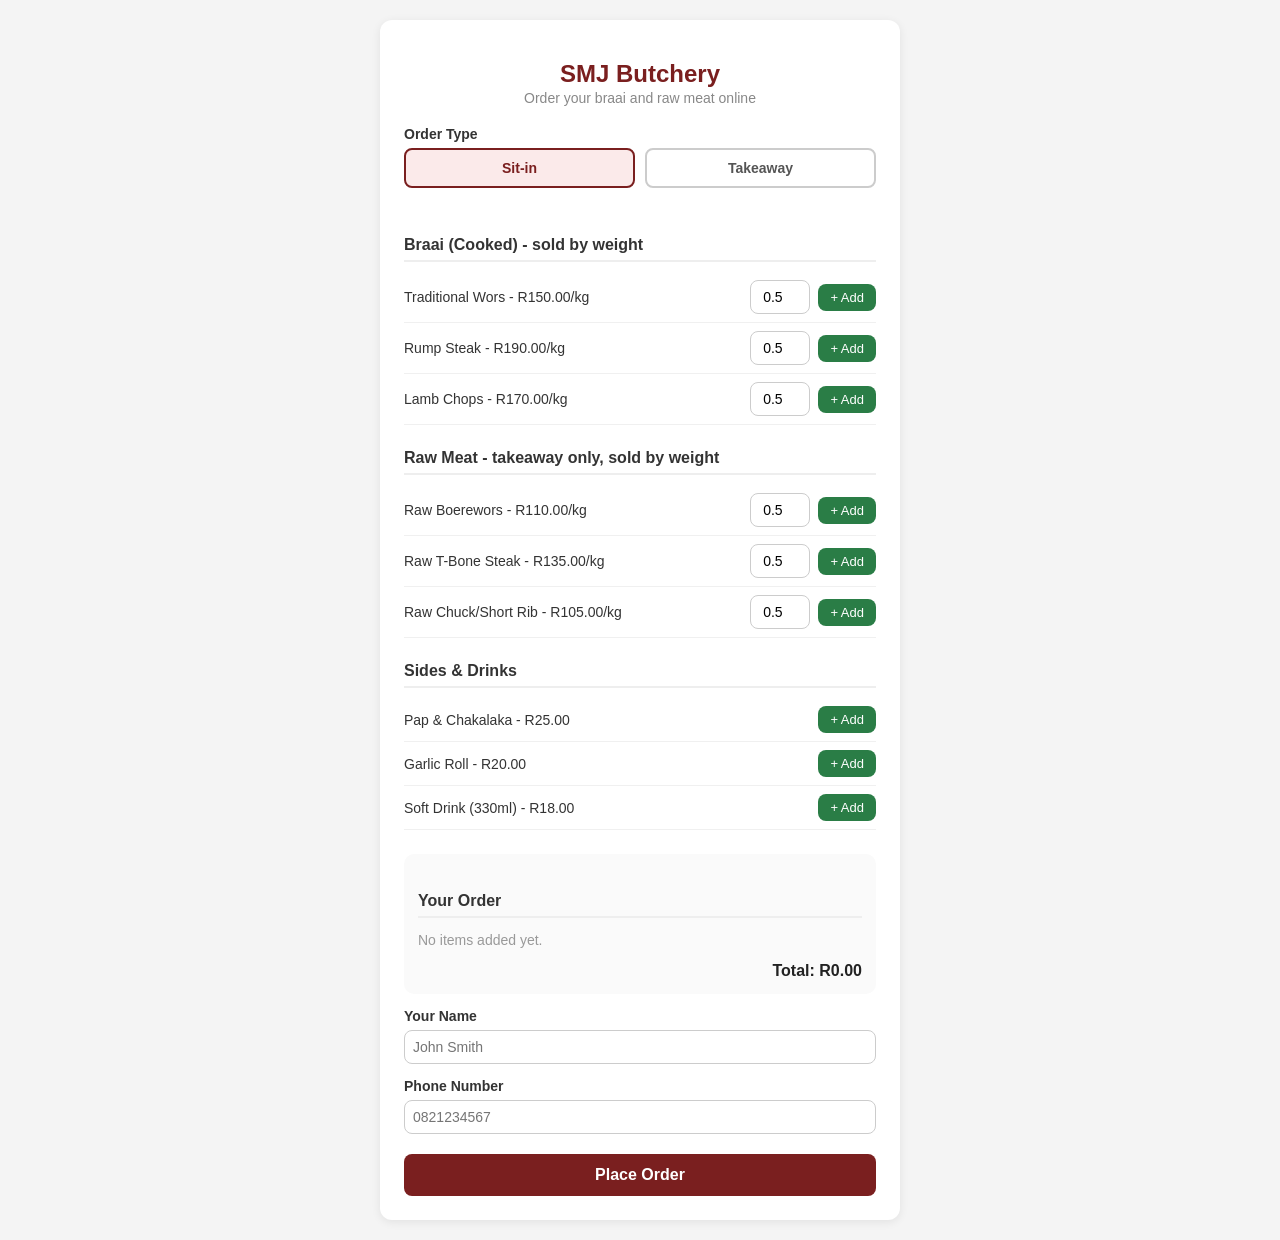
<file: index.html>
<!DOCTYPE html>
<html lang="en">
<head>
  <meta charset="UTF-8">
  <meta name="viewport" content="width=device-width, initial-scale=1.0">
  <title>SMJ Butchery - Order Online</title>
  <link rel="stylesheet" href="style.css">
</head>
<body>

  <div class="container">
    <h1>SMJ Butchery</h1>
    <p class="subtitle">Order your braai and raw meat online</p>

    <div class="order-type-section">
      <label>Order Type</label>
      <div class="order-type-buttons">
        <button type="button" class="orderTypeBtn active" data-type="sit-in">Sit-in</button>
        <button type="button" class="orderTypeBtn" data-type="takeaway">Takeaway</button>
      </div>
      <p id="orderTypeNote" class="order-type-note"></p>
    </div>

    <div class="menu-section">
      <h2>Braai (Cooked) - sold by weight</h2>
      <div id="braaiMenu" class="menu-list"></div>
    </div>

    <div class="menu-section">
      <h2>Raw Meat - takeaway only, sold by weight</h2>
      <div id="rawMenu" class="menu-list"></div>
    </div>

    <div class="menu-section">
      <h2>Sides &amp; Drinks</h2>
      <div id="sideMenu" class="menu-list"></div>
    </div>

    <div class="cart-section">
      <h2>Your Order</h2>
      <div id="cartItems">
        <p class="empty-cart">No items added yet.</p>
      </div>
      <div class="cart-total">Total: R<span id="cartTotal">0.00</span></div>
    </div>

    <form id="orderForm">
      <label for="customerName">Your Name</label>
      <input type="text" id="customerName" placeholder="John Smith" required>

      <label for="phone">Phone Number</label>
      <input type="tel" id="phone" placeholder="0821234567" required>

      <button type="submit" id="submitBtn">Place Order</button>
    </form>

    <div id="responseMessage"></div>
  </div>

  <script src="app.js"></script>
</body>
</html>
</file>
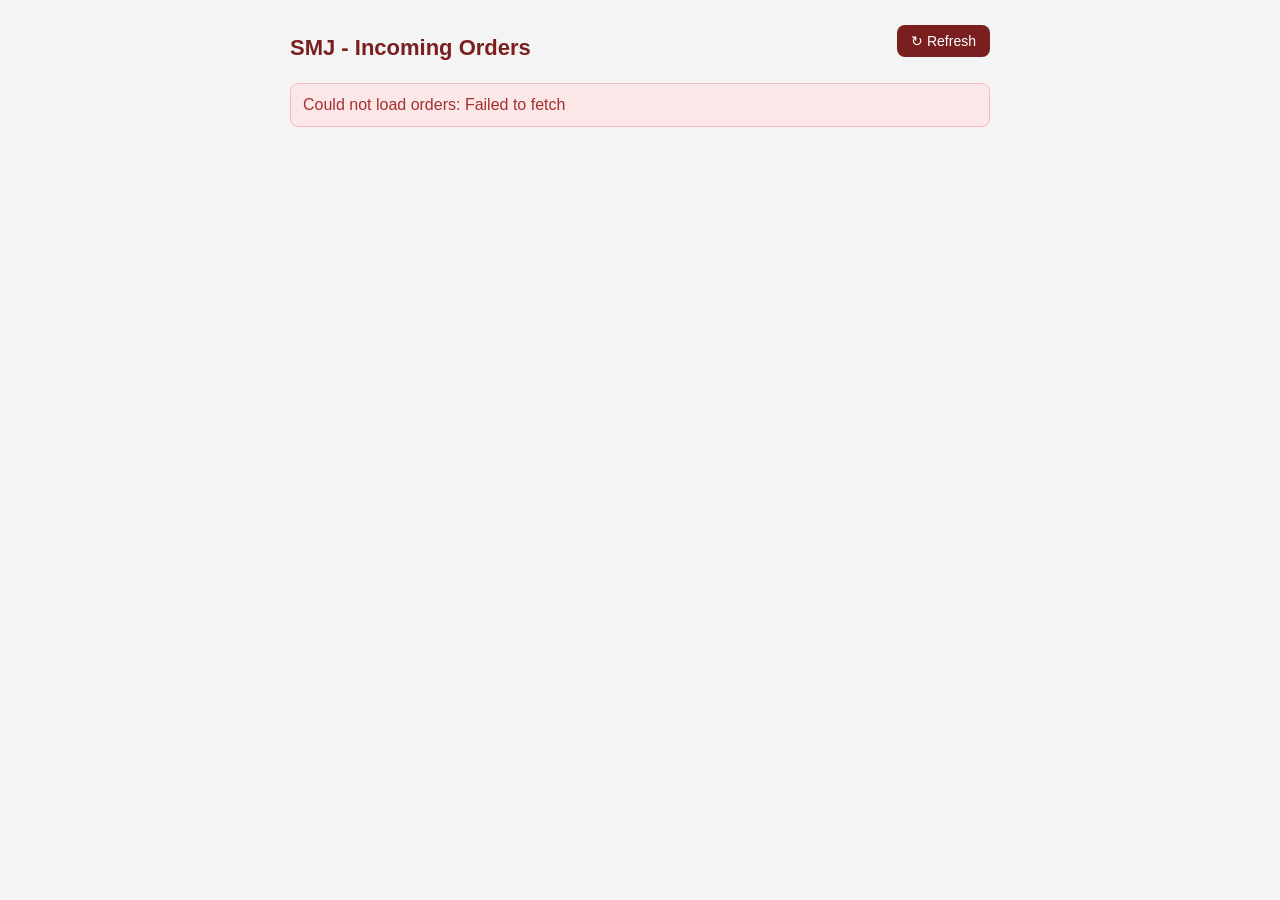
<file: orders.html>
<!DOCTYPE html>
<html lang="en">
<head>
  <meta charset="UTF-8">
  <meta name="viewport" content="width=device-width, initial-scale=1.0">
  <title>SMJ Butchery - Staff Dashboard</title>
  <link rel="stylesheet" href="style.css">
  <link rel="stylesheet" href="orders.css">
</head>
<body>

  <div class="dashboard">
    <div class="dashboard-header">
      <h1>SMJ - Incoming Orders</h1>
      <button id="refreshBtn">↻ Refresh</button>
    </div>

    <div id="loadingMsg">Loading orders...</div>
    <div id="errorMsg" class="error-banner"></div>
    <div id="ordersContainer"></div>
  </div>

  <script src="orders.js"></script>
</body>
</html>
</file>
<file: style.css>
* {
  box-sizing: border-box;
}

body {
  font-family: -apple-system, BlinkMacSystemFont, "Segoe UI", Roboto, Arial, sans-serif;
  background: #f4f4f4;
  margin: 0;
  padding: 20px;
}

.container {
  max-width: 520px;
  margin: 0 auto;
  background: white;
  padding: 24px;
  border-radius: 12px;
  box-shadow: 0 2px 10px rgba(0,0,0,0.08);
}

h1 {
  font-size: 24px;
  margin-bottom: 2px;
  text-align: center;
  color: #7a1f1f;
}

.subtitle {
  text-align: center;
  color: #888;
  margin-top: 0;
  margin-bottom: 20px;
  font-size: 14px;
}

h2 {
  font-size: 16px;
  color: #333;
  margin-top: 24px;
  margin-bottom: 10px;
  border-bottom: 2px solid #eee;
  padding-bottom: 6px;
}

label {
  display: block;
  font-size: 14px;
  font-weight: 600;
  margin-top: 14px;
  margin-bottom: 6px;
  color: #333;
}

input {
  padding: 8px;
  border: 1px solid #ccc;
  border-radius: 8px;
  font-size: 14px;
}

#orderForm input {
  width: 100%;
}

.order-type-buttons {
  display: flex;
  gap: 10px;
}

.orderTypeBtn {
  flex: 1;
  padding: 10px;
  border: 2px solid #ccc;
  background: white;
  border-radius: 8px;
  cursor: pointer;
  font-size: 14px;
  font-weight: 600;
  color: #555;
}

.orderTypeBtn.active {
  border-color: #7a1f1f;
  background: #fbeaea;
  color: #7a1f1f;
}

.orderTypeBtn:disabled {
  opacity: 0.4;
  cursor: not-allowed;
}

.order-type-note {
  font-size: 13px;
  color: #a3651a;
  margin-top: 8px;
  min-height: 16px;
}

.menu-item {
  display: flex;
  align-items: center;
  justify-content: space-between;
  gap: 8px;
  padding: 8px 0;
  border-bottom: 1px solid #f0f0f0;
}

.menu-item-name {
  flex: 1;
  font-size: 14px;
  color: #333;
}

.weightInput {
  width: 60px;
  text-align: center;
}

.addBtn {
  background: #2a7d46;
  color: white;
  border: none;
  padding: 6px 12px;
  border-radius: 8px;
  cursor: pointer;
  font-size: 13px;
  white-space: nowrap;
}

.addBtn:hover {
  background: #226238;
}

.cart-section {
  margin-top: 24px;
  background: #fafafa;
  padding: 14px;
  border-radius: 10px;
}

.empty-cart {
  color: #999;
  font-size: 14px;
}

.cart-item {
  display: flex;
  justify-content: space-between;
  align-items: center;
  font-size: 14px;
  padding: 6px 0;
  border-bottom: 1px solid #eee;
}

.removeCartBtn {
  background: none;
  border: none;
  color: #a00;
  cursor: pointer;
  font-size: 14px;
}

.cart-total {
  margin-top: 10px;
  font-weight: 700;
  font-size: 16px;
  text-align: right;
  color: #222;
}

#submitBtn {
  width: 100%;
  margin-top: 20px;
  padding: 12px;
  background: #7a1f1f;
  color: white;
  border: none;
  border-radius: 8px;
  font-size: 16px;
  font-weight: 600;
  cursor: pointer;
}

#submitBtn:hover {
  background: #601717;
}

#submitBtn:disabled {
  background: #999;
  cursor: not-allowed;
}

#responseMessage {
  margin-top: 16px;
  padding: 12px;
  border-radius: 8px;
  font-size: 14px;
  display: none;
}

#responseMessage.success {
  display: block;
  background: #e3f5e8;
  color: #1e6b34;
  border: 1px solid #b6e3c3;
}

#responseMessage.error {
  display: block;
  background: #fbe7e7;
  color: #a3312f;
  border: 1px solid #f0bcbc;
}
</file>
<file: orders.css>
.dashboard {
  max-width: 700px;
  margin: 0 auto;
}

.dashboard-header {
  display: flex;
  justify-content: space-between;
  align-items: center;
  margin-bottom: 20px;
}

.dashboard-header h1 {
  font-size: 22px;
  color: #7a1f1f;
}

#refreshBtn {
  background: #7a1f1f;
  color: white;
  border: none;
  padding: 8px 14px;
  border-radius: 8px;
  cursor: pointer;
  font-size: 14px;
}

#refreshBtn:hover {
  background: #601717;
}

#loadingMsg {
  text-align: center;
  color: #888;
  padding: 20px;
}

.error-banner {
  display: none;
  background: #fbe7e7;
  color: #a3312f;
  border: 1px solid #f0bcbc;
  padding: 12px;
  border-radius: 8px;
  margin-bottom: 16px;
}

.order-card {
  background: white;
  border-radius: 12px;
  box-shadow: 0 2px 8px rgba(0,0,0,0.06);
  padding: 16px 20px;
  margin-bottom: 14px;
  border-left: 6px solid #ccc;
}

.order-card.status-received { border-left-color: #d9822b; }
.order-card.status-preparing { border-left-color: #2a5d9f; }
.order-card.status-ready { border-left-color: #2a7d46; }
.order-card.status-completed { border-left-color: #999; opacity: 0.6; }

.order-top {
  display: flex;
  justify-content: space-between;
  align-items: baseline;
  margin-bottom: 6px;
}

.order-id {
  font-weight: 700;
  font-size: 15px;
  color: #222;
}

.order-time {
  font-size: 12px;
  color: #999;
}

.order-customer {
  font-size: 15px;
  margin-bottom: 4px;
}

.order-phone {
  font-size: 13px;
  color: #666;
  margin-bottom: 8px;
}

.order-type-badge {
  display: inline-block;
  font-size: 11px;
  font-weight: 700;
  padding: 3px 10px;
  border-radius: 12px;
  text-transform: uppercase;
  margin-bottom: 8px;
}

.order-type-badge.order-type-sitin {
  background: #f3e8fb;
  color: #6a2fa3;
}

.order-type-badge.order-type-takeaway {
  background: #e8f0fb;
  color: #1f4a80;
}

.order-items {
  font-size: 14px;
  margin: 8px 0;
  color: #333;
}

.status-badge {
  display: inline-block;
  font-size: 12px;
  font-weight: 600;
  padding: 3px 10px;
  border-radius: 12px;
  text-transform: uppercase;
  margin-bottom: 10px;
}

.status-badge.status-received { background: #fdecd8; color: #a3651a; }
.status-badge.status-preparing { background: #dce8f7; color: #1f4a80; }
.status-badge.status-ready { background: #dff2e4; color: #1e6b34; }
.status-badge.status-completed { background: #eee; color: #777; }

.order-actions button {
  margin-right: 8px;
  padding: 6px 12px;
  border-radius: 8px;
  border: 1px solid #ccc;
  background: white;
  cursor: pointer;
  font-size: 13px;
}

.order-actions button:hover {
  background: #f0f0f0;
}

.order-actions button:disabled {
  opacity: 0.4;
  cursor: not-allowed;
}
</file>
